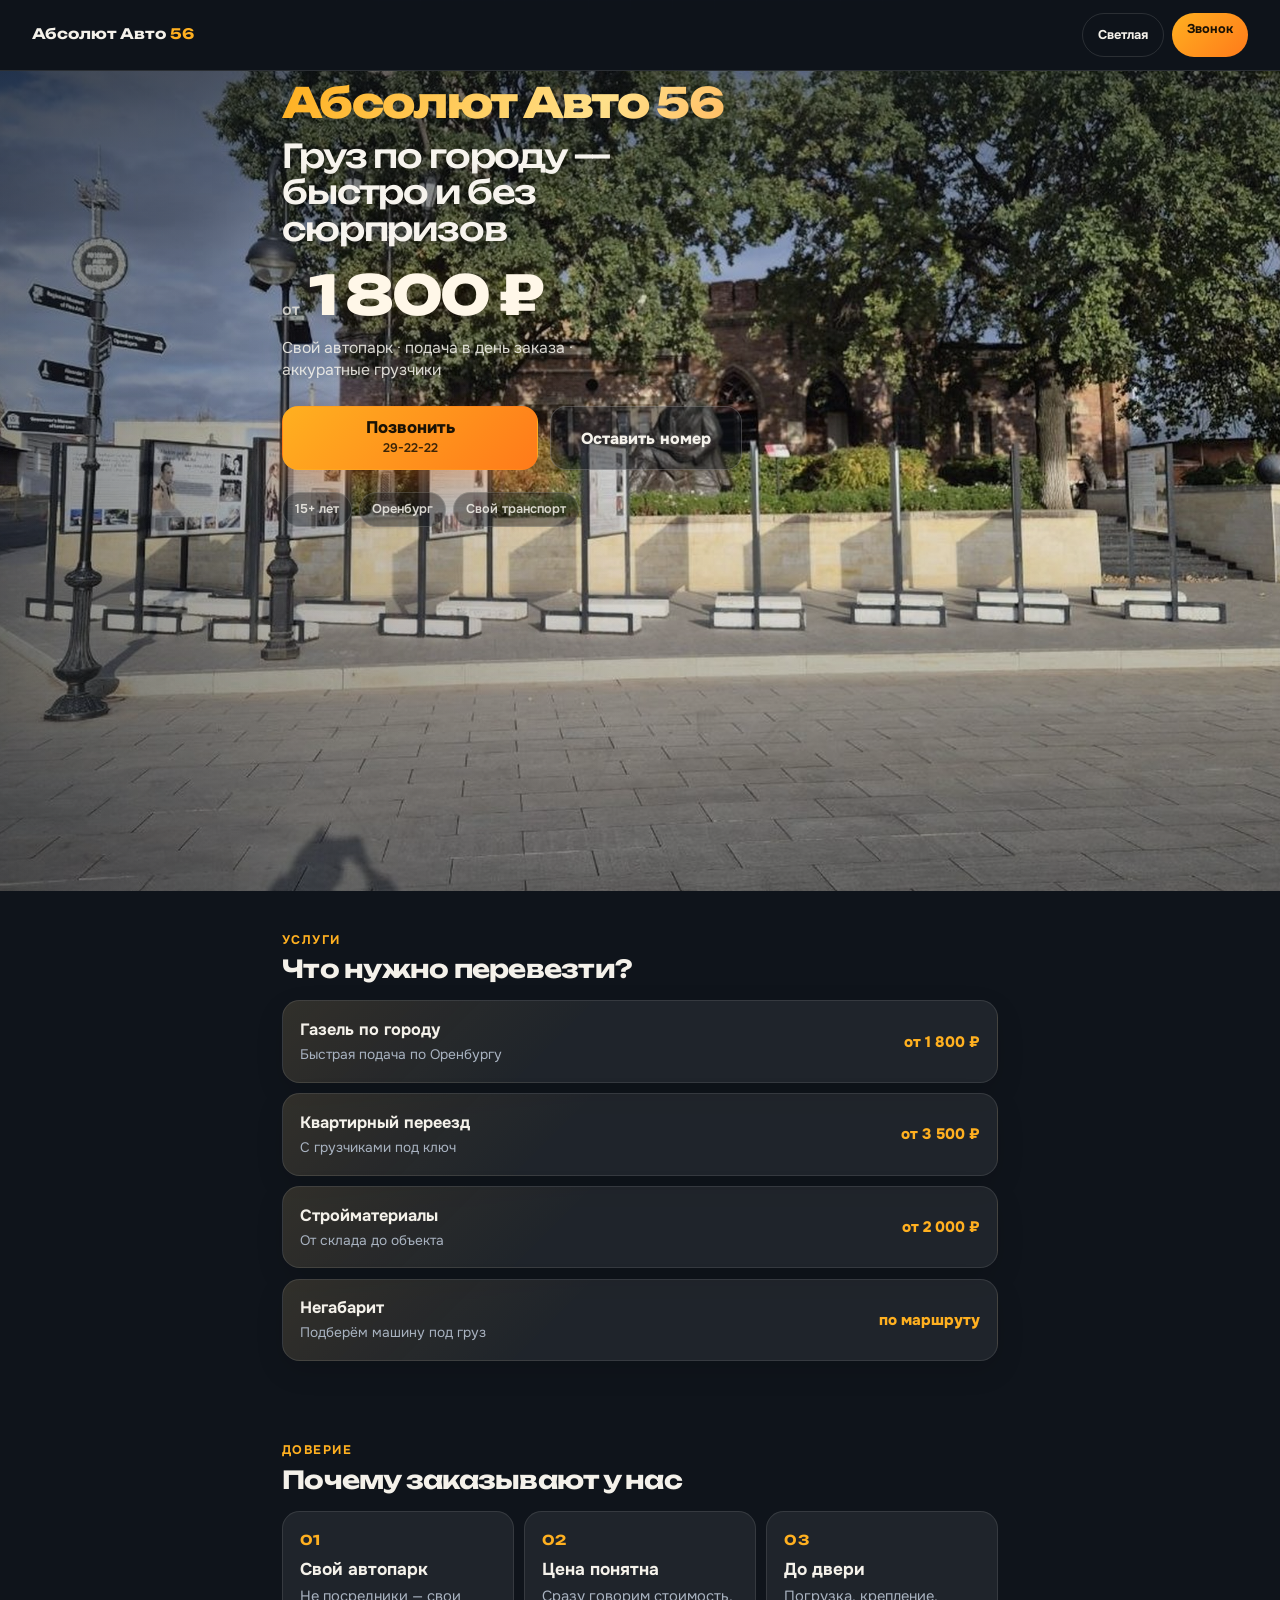
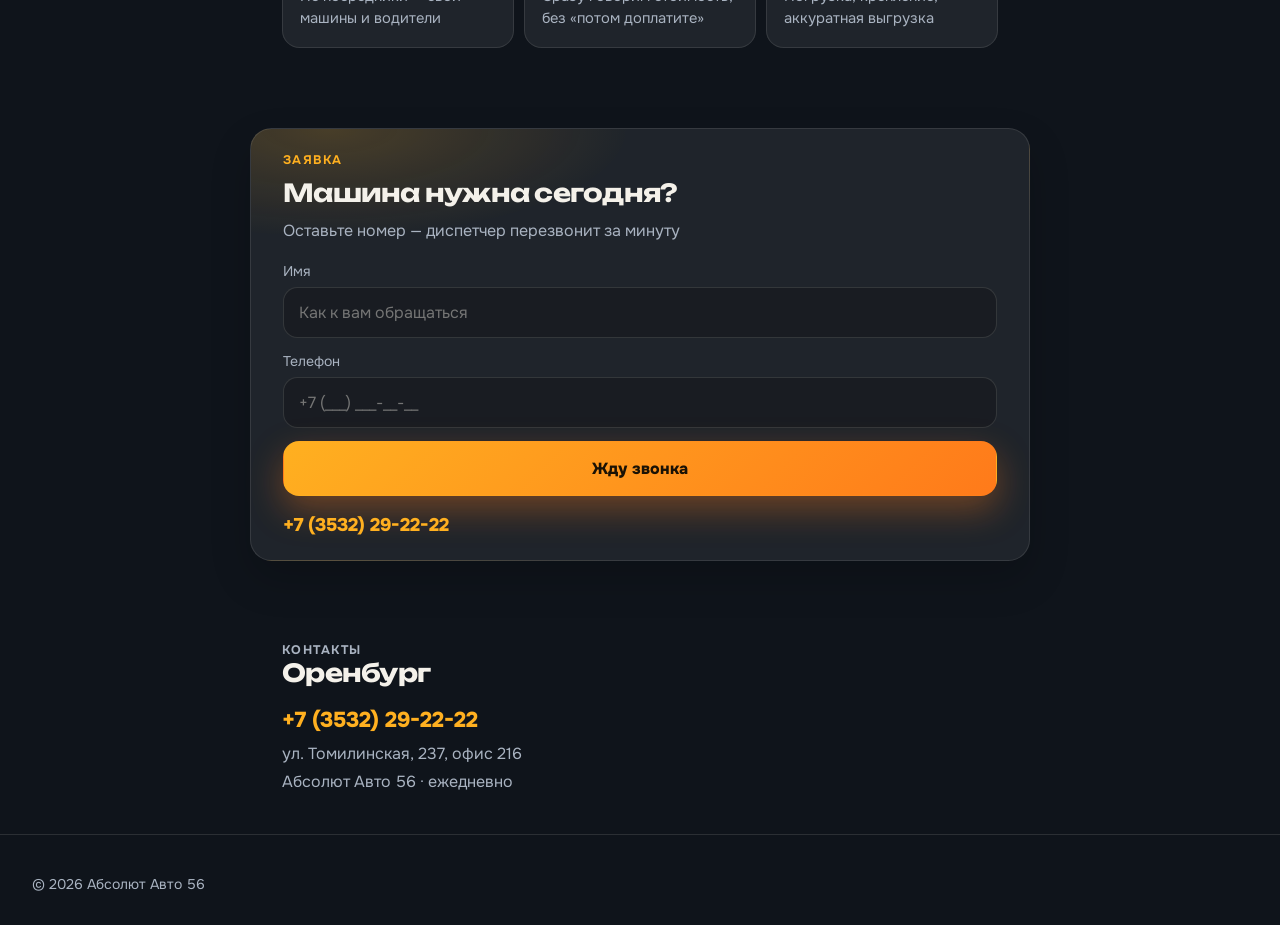
<file: index.html>
<!DOCTYPE html>
<html lang="ru" data-theme="dark">
<head>
  <meta charset="UTF-8" />
  <meta name="viewport" content="width=device-width, initial-scale=1, viewport-fit=cover" />
  <meta name="theme-color" content="#0f141b" media="(prefers-color-scheme: dark)" />
  <meta name="theme-color" content="#f3f6f9" media="(prefers-color-scheme: light)" />
  <meta name="apple-mobile-web-app-capable" content="yes" />
  <meta name="apple-mobile-web-app-status-bar-style" content="black-translucent" />
  <meta name="format-detection" content="telephone=yes" />
  <title>Абсолют Авто 56 — грузоперевозки в Оренбурге</title>
  <script>
    (function () {
      try {
        var saved = localStorage.getItem("absavto-theme");
        if (saved === "dark" || saved === "light") {
          document.documentElement.setAttribute("data-theme", saved);
        }
      } catch (e) {}
    })();
  </script>
  <link rel="preconnect" href="https://fonts.googleapis.com" />
  <link rel="preconnect" href="https://fonts.gstatic.com" crossorigin />
  <link href="https://fonts.googleapis.com/css2?family=Onest:wght@400;500;600;700;800&family=Unbounded:wght@500;700;800&display=swap" rel="stylesheet" />
  <link rel="stylesheet" href="styles.css?v=9" />
</head>
<body>
  <div class="atmosphere" aria-hidden="true">
    <div class="atm-orb atm-orb-a"></div>
    <div class="atm-orb atm-orb-b"></div>
    <div class="atm-grid"></div>
    <div class="atm-road"></div>
  </div>

  <header class="top">
    <a class="brand-mark" href="#top">Абсолют Авто <span>56</span></a>
    <div class="top-actions">
      <button type="button" class="theme-toggle" id="themeToggle" aria-label="Сменить тему">
        <span class="when-light">Тёмная</span>
        <span class="when-dark">Светлая</span>
      </button>
      <a class="top-call" href="tel:+73532292222">Звонок</a>
    </div>
  </header>

  <main id="top">
    <section class="hero">
      <div class="hero-bg" aria-hidden="true">
        <img
          src="assets/hero-real-museum.jpg?v=9"
          alt=""
          width="1280"
          height="720"
          decoding="async"
          fetchpriority="high"
        />
      </div>
      <div class="hero-inner">
        <p class="brand-hero">Абсолют Авто 56</p>
        <h1>Груз по городу — быстро и без сюрпризов</h1>
        <div class="price-block">
          <span class="price-label">от</span>
          <span class="price-value">1 800 ₽</span>
        </div>
        <p class="lead">Свой автопарк · подача в день заказа · аккуратные грузчики</p>
        <div class="cta-row">
          <a class="btn btn-primary" href="tel:+73532292222">
            <span>Позвонить</span>
            <small>29-22-22</small>
          </a>
          <a class="btn btn-ghost" href="#order">Оставить номер</a>
        </div>
        <ul class="hero-pills" aria-label="Коротко о компании">
          <li>15+ лет</li>
          <li>Оренбург</li>
          <li>Свой транспорт</li>
        </ul>
      </div>
    </section>

    <section class="services" id="services">
      <div class="section-head">
        <p class="eyebrow">Услуги</p>
        <h2>Что нужно перевезти?</h2>
      </div>
      <ul class="service-list">
        <li>
          <div>
            <h3>Газель по городу</h3>
            <p>Быстрая подача по Оренбургу</p>
          </div>
          <span class="service-price">от 1 800 ₽</span>
        </li>
        <li>
          <div>
            <h3>Квартирный переезд</h3>
            <p>С грузчиками под ключ</p>
          </div>
          <span class="service-price">от 3 500 ₽</span>
        </li>
        <li>
          <div>
            <h3>Стройматериалы</h3>
            <p>От склада до объекта</p>
          </div>
          <span class="service-price">от 2 000 ₽</span>
        </li>
        <li>
          <div>
            <h3>Негабарит</h3>
            <p>Подберём машину под груз</p>
          </div>
          <span class="service-price">по маршруту</span>
        </li>
      </ul>
    </section>

    <section class="trust" id="why">
      <div class="section-head">
        <p class="eyebrow">Доверие</p>
        <h2>Почему заказывают у нас</h2>
      </div>
      <div class="trust-grid">
        <article>
          <span class="trust-num">01</span>
          <strong>Свой автопарк</strong>
          <p>Не посредники — свои машины и водители</p>
        </article>
        <article>
          <span class="trust-num">02</span>
          <strong>Цена понятна</strong>
          <p>Сразу говорим стоимость, без «потом доплатите»</p>
        </article>
        <article>
          <span class="trust-num">03</span>
          <strong>До двери</strong>
          <p>Погрузка, крепление, аккуратная выгрузка</p>
        </article>
      </div>
    </section>

    <section class="order" id="order">
      <div class="order-panel">
        <p class="eyebrow">Заявка</p>
        <h2>Машина нужна сегодня?</h2>
        <p class="order-lead">Оставьте номер — диспетчер перезвонит за минуту</p>
        <form class="order-form" action="#" method="post">
          <label>
            Имя
            <input type="text" name="name" placeholder="Как к вам обращаться" autocomplete="name" />
          </label>
          <label>
            Телефон
            <input type="tel" name="phone" inputmode="tel" placeholder="+7 (___) ___-__-__" autocomplete="tel" required />
          </label>
          <button class="btn btn-primary" type="submit">Жду звонка</button>
        </form>
        <a class="order-phone" href="tel:+73532292222">+7 (3532) 29-22-22</a>
      </div>
    </section>

    <section class="contacts" id="contacts">
      <div class="section-head">
        <p class="eyebrow">Контакты</p>
        <h2>Оренбург</h2>
      </div>
      <address>
        <a class="contacts-phone" href="tel:+73532292222">+7 (3532) 29-22-22</a>
        <p>ул. Томилинская, 237, офис 216</p>
        <p>Абсолют Авто 56 · ежедневно</p>
      </address>
    </section>
  </main>

  <footer class="foot">
    <p>© <span id="year"></span> Абсолют Авто 56</p>
  </footer>

  <a class="call-bar" href="tel:+73532292222">
    <span>Позвонить</span>
    <strong>29-22-22</strong>
  </a>
  <script src="script.js"></script>
</body>
</html>
</file>
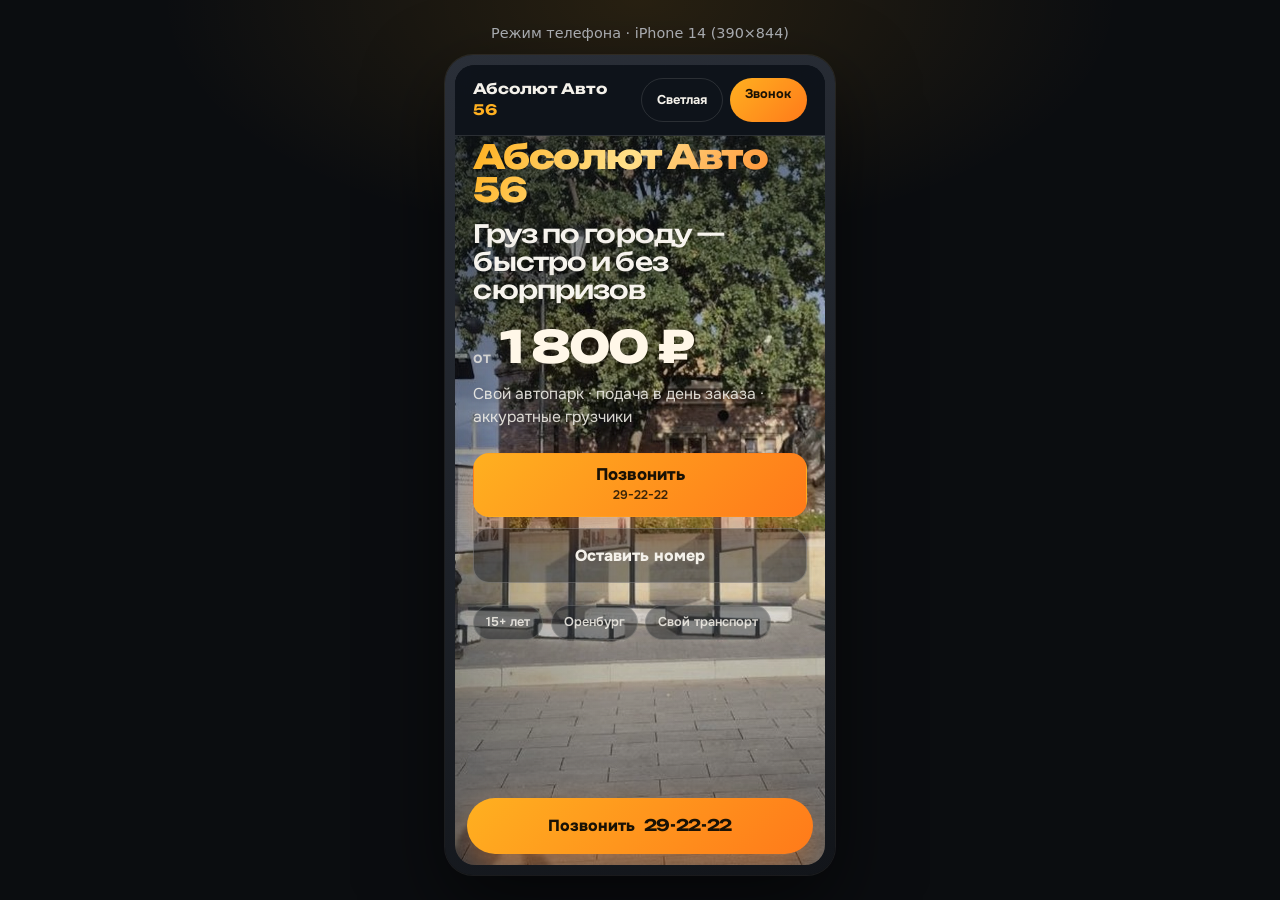
<file: mobile.html>
<!DOCTYPE html>
<html lang="ru">
<head>
  <meta charset="UTF-8" />
  <meta name="viewport" content="width=device-width, initial-scale=1" />
  <title>Превью — телефон</title>
  <style>
    :root {
      --bezel: #1a1d22;
      --screen: #0f141b;
    }
    * { box-sizing: border-box; }
    body {
      margin: 0;
      min-height: 100vh;
      display: grid;
      place-items: center;
      background:
        radial-gradient(800px 400px at 50% 0%, rgba(255, 176, 32, 0.12), transparent 60%),
        #0b0d10;
      font-family: system-ui, sans-serif;
      color: #c9ced6;
    }
    .wrap {
      display: grid;
      gap: 0.85rem;
      justify-items: center;
      padding: 1rem;
    }
    .label {
      font-size: 0.9rem;
      opacity: 0.8;
    }
    .phone {
      width: 390px;
      height: 844px;
      max-width: calc(100vw - 2rem);
      max-height: calc(100vh - 5rem);
      border-radius: 28px;
      padding: 10px;
      background: linear-gradient(160deg, #2a2f38, #12151a);
      box-shadow:
        0 0 0 1px rgba(255,255,255,0.08),
        0 30px 80px rgba(0,0,0,0.55);
    }
    .screen {
      width: 100%;
      height: 100%;
      border: 0;
      border-radius: 20px;
      background: var(--screen);
      overflow: hidden;
    }
  </style>
</head>
<body>
  <div class="wrap">
    <div class="label">Режим телефона · iPhone 14 (390×844)</div>
    <div class="phone">
      <iframe class="screen" src="./index.html" title="Абсолют Авто 56"></iframe>
    </div>
  </div>
</body>
</html>
</file>
<file: styles.css>
:root {
  --bg: #0f141b;
  --bg-soft: #171e28;
  --ink: #f4f1ea;
  --muted: #a9b3c1;
  --line: rgba(244, 241, 234, 0.12);
  --accent: #ffb020;
  --accent-2: #ff7a1a;
  --accent-ink: #1a1205;
  --top-bg: rgba(15, 20, 27, 0.82);
  --panel: rgba(255, 255, 255, 0.045);
  --panel-strong: rgba(255, 255, 255, 0.07);
  --panel-border: rgba(255, 255, 255, 0.1);
  --font: "Onest", system-ui, sans-serif;
  --display: "Unbounded", "Onest", sans-serif;
  --pad: 1.15rem;
  --max: 720px;
  --safe-bottom: env(safe-area-inset-bottom, 0px);
  --radius: 1.1rem;
}

html[data-theme="light"] {
  --bg: #f3f6f9;
  --bg-soft: #ffffff;
  --ink: #121820;
  --muted: #5a6675;
  --line: rgba(18, 24, 32, 0.1);
  --accent: #e89100;
  --accent-2: #ff6a00;
  --accent-ink: #ffffff;
  --top-bg: rgba(243, 246, 249, 0.88);
  --panel: #ffffff;
  --panel-strong: #ffffff;
  --panel-border: rgba(18, 24, 32, 0.08);
}

*,
*::before,
*::after {
  box-sizing: border-box;
}

html {
  scroll-behavior: smooth;
  color-scheme: dark;
}

html[data-theme="light"] {
  color-scheme: light;
}

body {
  margin: 0;
  min-height: 100%;
  font-family: var(--font);
  color: var(--ink);
  background: var(--bg);
  line-height: 1.45;
  padding-bottom: calc(5.4rem + var(--safe-bottom));
  -webkit-tap-highlight-color: transparent;
  transition: background 0.25s ease, color 0.25s ease;
}

.atmosphere {
  position: fixed;
  inset: 0;
  z-index: -1;
  overflow: hidden;
  pointer-events: none;
}

.atm-orb {
  position: absolute;
  border-radius: 50%;
  filter: blur(40px);
  opacity: 0.7;
}

.atm-orb-a {
  width: 280px;
  height: 280px;
  top: 55vh;
  right: -40px;
  opacity: 0.35;
  background: radial-gradient(circle, rgba(255, 176, 32, 0.45), transparent 70%);
  animation: drift 10s ease-in-out infinite;
}

.atm-orb-b {
  width: 240px;
  height: 240px;
  top: 70%;
  left: -80px;
  opacity: 0.28;
  background: radial-gradient(circle, rgba(70, 120, 180, 0.3), transparent 70%);
  animation: drift 12s ease-in-out infinite reverse;
}

.atm-grid {
  position: absolute;
  inset: 0;
  background-image:
    linear-gradient(rgba(255, 255, 255, 0.035) 1px, transparent 1px),
    linear-gradient(90deg, rgba(255, 255, 255, 0.035) 1px, transparent 1px);
  background-size: 42px 42px;
  mask-image: radial-gradient(circle at 50% 20%, #000 10%, transparent 70%);
  opacity: 0.5;
}

html[data-theme="light"] .atm-grid {
  background-image:
    linear-gradient(rgba(18, 24, 32, 0.04) 1px, transparent 1px),
    linear-gradient(90deg, rgba(18, 24, 32, 0.04) 1px, transparent 1px);
}

.atm-road {
  position: absolute;
  left: -10%;
  right: -10%;
  bottom: 18%;
  height: 2px;
  background: repeating-linear-gradient(
    90deg,
    var(--accent) 0 28px,
    transparent 28px 52px
  );
  opacity: 0.22;
  transform: rotate(-6deg);
}

a {
  color: inherit;
  text-decoration: none;
}

.top {
  position: sticky;
  top: 0;
  z-index: 30;
  display: flex;
  justify-content: space-between;
  align-items: center;
  gap: 0.6rem;
  padding: 0.8rem var(--pad);
  padding-top: calc(0.8rem + env(safe-area-inset-top, 0px));
  background: var(--top-bg);
  backdrop-filter: blur(16px);
  border-bottom: 1px solid var(--line);
}

.brand-mark {
  font-family: var(--display);
  font-weight: 700;
  font-size: 0.9rem;
}

.brand-mark span {
  color: var(--accent);
}

.top-actions {
  display: flex;
  gap: 0.45rem;
  align-items: center;
}

.theme-toggle,
.top-call {
  min-height: 2.75rem;
  min-width: 2.75rem;
  border-radius: 999px;
  font: inherit;
  font-size: 0.8rem;
  font-weight: 700;
  padding: 0.45rem 0.95rem;
  cursor: pointer;
  -webkit-user-select: none;
  user-select: none;
}

.theme-toggle {
  border: 1px solid var(--line);
  background: transparent;
  color: var(--ink);
}

.theme-toggle .when-light {
  display: none;
}

html[data-theme="light"] .theme-toggle .when-light {
  display: inline;
}

html[data-theme="light"] .theme-toggle .when-dark {
  display: none;
}

.top-call {
  border: none;
  background: linear-gradient(135deg, var(--accent), var(--accent-2));
  color: var(--accent-ink);
}

.hero {
  position: relative;
  isolation: isolate;
  min-height: calc(100vh - 4.4rem);
  min-height: calc(100svh - 4.4rem);
  display: flex;
  flex-direction: column;
  justify-content: flex-start;
  padding: 0;
  overflow: hidden;
  color: #f4f1ea;
}

.hero-bg {
  position: absolute;
  inset: 0;
  z-index: 0;
}

.hero-bg img {
  width: 100%;
  height: 100%;
  object-fit: cover;
  /* real plaza photo: keep left open for brand text */
  object-position: 35% 55%;
  transform: scale(1.02);
  animation: hero-ken 22s ease-in-out infinite alternate;
}

.hero-bg::after {
  content: "";
  position: absolute;
  inset: 0;
  pointer-events: none;
  background:
    linear-gradient(
      180deg,
      rgba(10, 14, 20, 0.5) 0%,
      rgba(10, 14, 20, 0.18) 22%,
      rgba(10, 14, 20, 0.06) 48%,
      rgba(10, 14, 20, 0.35) 100%
    ),
    linear-gradient(
      100deg,
      rgba(10, 14, 20, 0.45) 0%,
      rgba(10, 14, 20, 0.15) 30%,
      rgba(10, 14, 20, 0) 52%
    );
}

.hero-inner {
  position: relative;
  z-index: 1;
  width: 100%;
  max-width: var(--max);
  margin: 0 auto;
  /* text higher under sticky header */
  padding: 0.35rem var(--pad) calc(5.2rem + var(--safe-bottom));
  animation: rise 0.75s ease-out both;
}

.brand-hero {
  margin: 0;
  font-family: var(--display);
  font-size: clamp(1.85rem, 9vw, 2.6rem);
  font-weight: 800;
  letter-spacing: -0.04em;
  line-height: 0.98;
  background: linear-gradient(120deg, var(--accent) 0%, #ffe08a 45%, var(--accent-2) 100%);
  -webkit-background-clip: text;
  background-clip: text;
  color: transparent;
}

.hero h1 {
  margin: 0.85rem 0 0;
  font-family: var(--display);
  font-size: clamp(1.45rem, 6.8vw, 2.05rem);
  line-height: 1.12;
  letter-spacing: -0.035em;
  font-weight: 500;
  max-width: 13ch;
  color: #f7f4ee;
  text-shadow: 0 2px 22px rgba(0, 0, 0, 0.45);
}

.price-block {
  margin-top: 1.25rem;
  display: flex;
  align-items: baseline;
  gap: 0.55rem;
}

.price-label {
  color: var(--muted);
  font-size: 1rem;
  font-weight: 600;
}

.price-value {
  font-family: var(--display);
  font-size: clamp(2.4rem, 12vw, 3.4rem);
  font-weight: 800;
  letter-spacing: -0.05em;
  line-height: 1;
  color: #fff7e8;
  text-shadow: 0 2px 28px rgba(0, 0, 0, 0.45), 0 0 40px rgba(255, 176, 32, 0.2);
}

.hero .price-label {
  color: rgba(244, 241, 234, 0.78);
}

.lead {
  margin: 0.9rem 0 0;
  color: var(--muted);
  font-size: 0.98rem;
  max-width: 30ch;
}

.hero .lead {
  color: rgba(244, 241, 234, 0.88);
  text-shadow: 0 1px 16px rgba(0, 0, 0, 0.4);
}

.hero .btn-ghost {
  background: rgba(15, 20, 27, 0.42);
  border-color: rgba(244, 241, 234, 0.22);
  color: #f4f1ea;
  backdrop-filter: blur(8px);
}

.cta-row {
  display: grid;
  gap: 0.7rem;
  margin-top: 1.5rem;
}

.btn {
  display: inline-flex;
  flex-direction: column;
  align-items: center;
  justify-content: center;
  gap: 0.1rem;
  min-height: 3.45rem;
  padding: 0.75rem 1.1rem;
  border-radius: 1rem;
  border: 1px solid transparent;
  font: inherit;
  font-weight: 800;
  cursor: pointer;
  transition: transform 0.18s ease, box-shadow 0.18s ease;
}

.btn span {
  font-size: 1.05rem;
  line-height: 1.1;
}

.btn small {
  font-size: 0.78rem;
  font-weight: 600;
  opacity: 0.85;
}

.btn:active {
  transform: scale(0.98);
}

.btn-primary {
  background: linear-gradient(135deg, var(--accent), var(--accent-2));
  color: var(--accent-ink);
  box-shadow: 0 14px 34px rgba(255, 122, 26, 0.35);
}

.btn-ghost {
  border-color: var(--line);
  background: var(--panel);
  color: var(--ink);
  flex-direction: row;
}

.hero-pills {
  list-style: none;
  display: flex;
  flex-wrap: wrap;
  gap: 0.45rem;
  margin: 1.35rem 0 0;
  padding: 0;
}

.hero-pills li {
  padding: 0.45rem 0.75rem;
  border-radius: 999px;
  border: 1px solid rgba(244, 241, 234, 0.18);
  background: rgba(15, 20, 27, 0.4);
  font-size: 0.8rem;
  font-weight: 600;
  color: rgba(244, 241, 234, 0.86);
  backdrop-filter: blur(8px);
}

.eyebrow {
  margin: 0 0 0.4rem;
  font-size: 0.78rem;
  font-weight: 700;
  letter-spacing: 0.12em;
  text-transform: uppercase;
  color: var(--accent);
}

.section-head {
  max-width: var(--max);
  margin: 0 auto 1.05rem;
  padding: 0 var(--pad);
}

.section-head h2 {
  margin: 0;
  font-family: var(--display);
  font-size: 1.55rem;
  letter-spacing: -0.03em;
  line-height: 1.15;
}

.services,
.trust,
.order,
.contacts {
  padding: 2.5rem 0;
}

.service-list {
  list-style: none;
  margin: 0 auto;
  padding: 0 var(--pad);
  max-width: var(--max);
  display: grid;
  gap: 0.65rem;
}

.service-list li {
  display: flex;
  justify-content: space-between;
  align-items: center;
  gap: 0.9rem;
  padding: 1.05rem 1.05rem;
  border-radius: var(--radius);
  border: 1px solid var(--panel-border);
  background:
    linear-gradient(135deg, rgba(255, 176, 32, 0.08), transparent 40%),
    var(--panel-strong);
  box-shadow: 0 10px 28px rgba(0, 0, 0, 0.12);
}

html[data-theme="light"] .service-list li {
  box-shadow: 0 10px 24px rgba(18, 24, 32, 0.05);
}

.service-list h3 {
  margin: 0;
  font-size: 1.02rem;
  font-weight: 700;
}

.service-list p {
  margin: 0.2rem 0 0;
  color: var(--muted);
  font-size: 0.86rem;
}

.service-price {
  color: var(--accent);
  font-weight: 800;
  white-space: nowrap;
  font-size: 0.95rem;
}

.trust-grid {
  max-width: var(--max);
  margin: 0 auto;
  padding: 0 var(--pad);
  display: grid;
  gap: 0.65rem;
}

.trust-grid article {
  position: relative;
  padding: 1.15rem 1.05rem 1.15rem 1.05rem;
  border-radius: var(--radius);
  border: 1px solid var(--panel-border);
  background: var(--panel-strong);
  overflow: hidden;
}

.trust-num {
  display: block;
  margin-bottom: 0.45rem;
  font-family: var(--display);
  font-size: 0.85rem;
  font-weight: 700;
  color: var(--accent);
  letter-spacing: 0.04em;
}

.trust-grid strong {
  display: block;
  font-size: 1.08rem;
  margin-bottom: 0.25rem;
}

.trust-grid p {
  margin: 0;
  color: var(--muted);
  font-size: 0.92rem;
}

.order-panel {
  max-width: var(--max);
  margin: 0 auto;
  padding: 1.35rem var(--pad);
  border-radius: 1.35rem;
  border: 1px solid var(--panel-border);
  background:
    radial-gradient(500px 180px at 10% 0%, rgba(255, 176, 32, 0.18), transparent 60%),
    var(--panel-strong);
  box-shadow: 0 18px 40px rgba(0, 0, 0, 0.18);
}

.order-panel h2 {
  margin: 0.2rem 0 0;
  font-family: var(--display);
  font-size: 1.55rem;
  letter-spacing: -0.03em;
}

.order-lead {
  margin: 0.5rem 0 0;
  color: var(--muted);
}

.order-form {
  display: grid;
  gap: 0.8rem;
  margin-top: 1.15rem;
}

.order-form label {
  display: grid;
  gap: 0.35rem;
  font-size: 0.88rem;
  color: var(--muted);
}

.order-form input {
  min-height: 3.2rem;
  border-radius: 0.9rem;
  border: 1px solid var(--line);
  background: rgba(0, 0, 0, 0.2);
  color: var(--ink);
  padding: 0.7rem 0.95rem;
  font: inherit;
  font-size: 1rem;
}

html[data-theme="light"] .order-form input {
  background: #f3f6f9;
}

.order-form input:focus {
  outline: 2px solid rgba(255, 176, 32, 0.55);
  outline-offset: 1px;
}

.order-phone {
  display: inline-block;
  margin-top: 1rem;
  color: var(--accent);
  font-weight: 800;
  font-size: 1.15rem;
}

.contacts address {
  max-width: var(--max);
  margin: 0 auto;
  padding: 0 var(--pad);
  font-style: normal;
  display: grid;
  gap: 0.35rem;
}

.contacts-phone {
  color: var(--accent);
  font-weight: 800;
  font-size: 1.35rem;
}

.contacts p {
  margin: 0;
  color: var(--muted);
}

.foot {
  padding: 1.6rem var(--pad) calc(1rem + var(--safe-bottom));
  border-top: 1px solid var(--line);
  color: var(--muted);
  font-size: 0.88rem;
}

.call-bar {
  position: fixed;
  left: max(0.75rem, env(safe-area-inset-left, 0px));
  right: max(0.75rem, env(safe-area-inset-right, 0px));
  bottom: calc(0.7rem + var(--safe-bottom));
  z-index: 40;
  display: flex;
  align-items: center;
  justify-content: center;
  gap: 0.55rem;
  min-height: 3.5rem;
  border-radius: 999px;
  background: linear-gradient(135deg, var(--accent), var(--accent-2));
  color: var(--accent-ink);
  font-weight: 800;
  box-shadow: 0 16px 36px rgba(255, 122, 26, 0.4);
  -webkit-tap-highlight-color: transparent;
}

.call-bar strong {
  font-family: var(--display);
  letter-spacing: -0.02em;
}

@media (min-width: 760px) {
  :root {
    --pad: 2rem;
    --max: 780px;
  }

  .hero {
    min-height: min(92svh, 820px);
    justify-content: flex-start;
  }

  .hero-inner {
    padding: 0.8rem var(--pad) 3.4rem;
  }

  .hero-bg img {
    object-position: 40% 50%;
  }

  .cta-row {
    grid-template-columns: 1.2fr 0.9fr;
    max-width: 460px;
  }

  .call-bar {
    display: none;
  }

  body {
    padding-bottom: 0;
  }

  .trust-grid {
    grid-template-columns: repeat(3, 1fr);
  }
}

@keyframes rise {
  from {
    opacity: 0;
    transform: translateY(18px);
  }
  to {
    opacity: 1;
    transform: translateY(0);
  }
}

@keyframes drift {
  0%,
  100% {
    transform: translate(0, 0);
  }
  50% {
    transform: translate(-16px, 12px);
  }
}

@keyframes hero-ken {
  from {
    transform: scale(1.03) translate(0, 0);
  }
  to {
    transform: scale(1.07) translate(0.6%, 0.4%);
  }
}

@media (prefers-reduced-motion: reduce) {
  *,
  *::before,
  *::after {
    animation: none !important;
    transition: none !important;
  }
}

@supports (-webkit-touch-callout: none) {
  .hero {
    min-height: calc(100vh - 4.4rem);
    min-height: -webkit-fill-available;
    min-height: calc(100svh - 4.4rem);
  }

  .btn,
  .call-bar,
  .top-call {
    cursor: default;
  }
}
</file>
